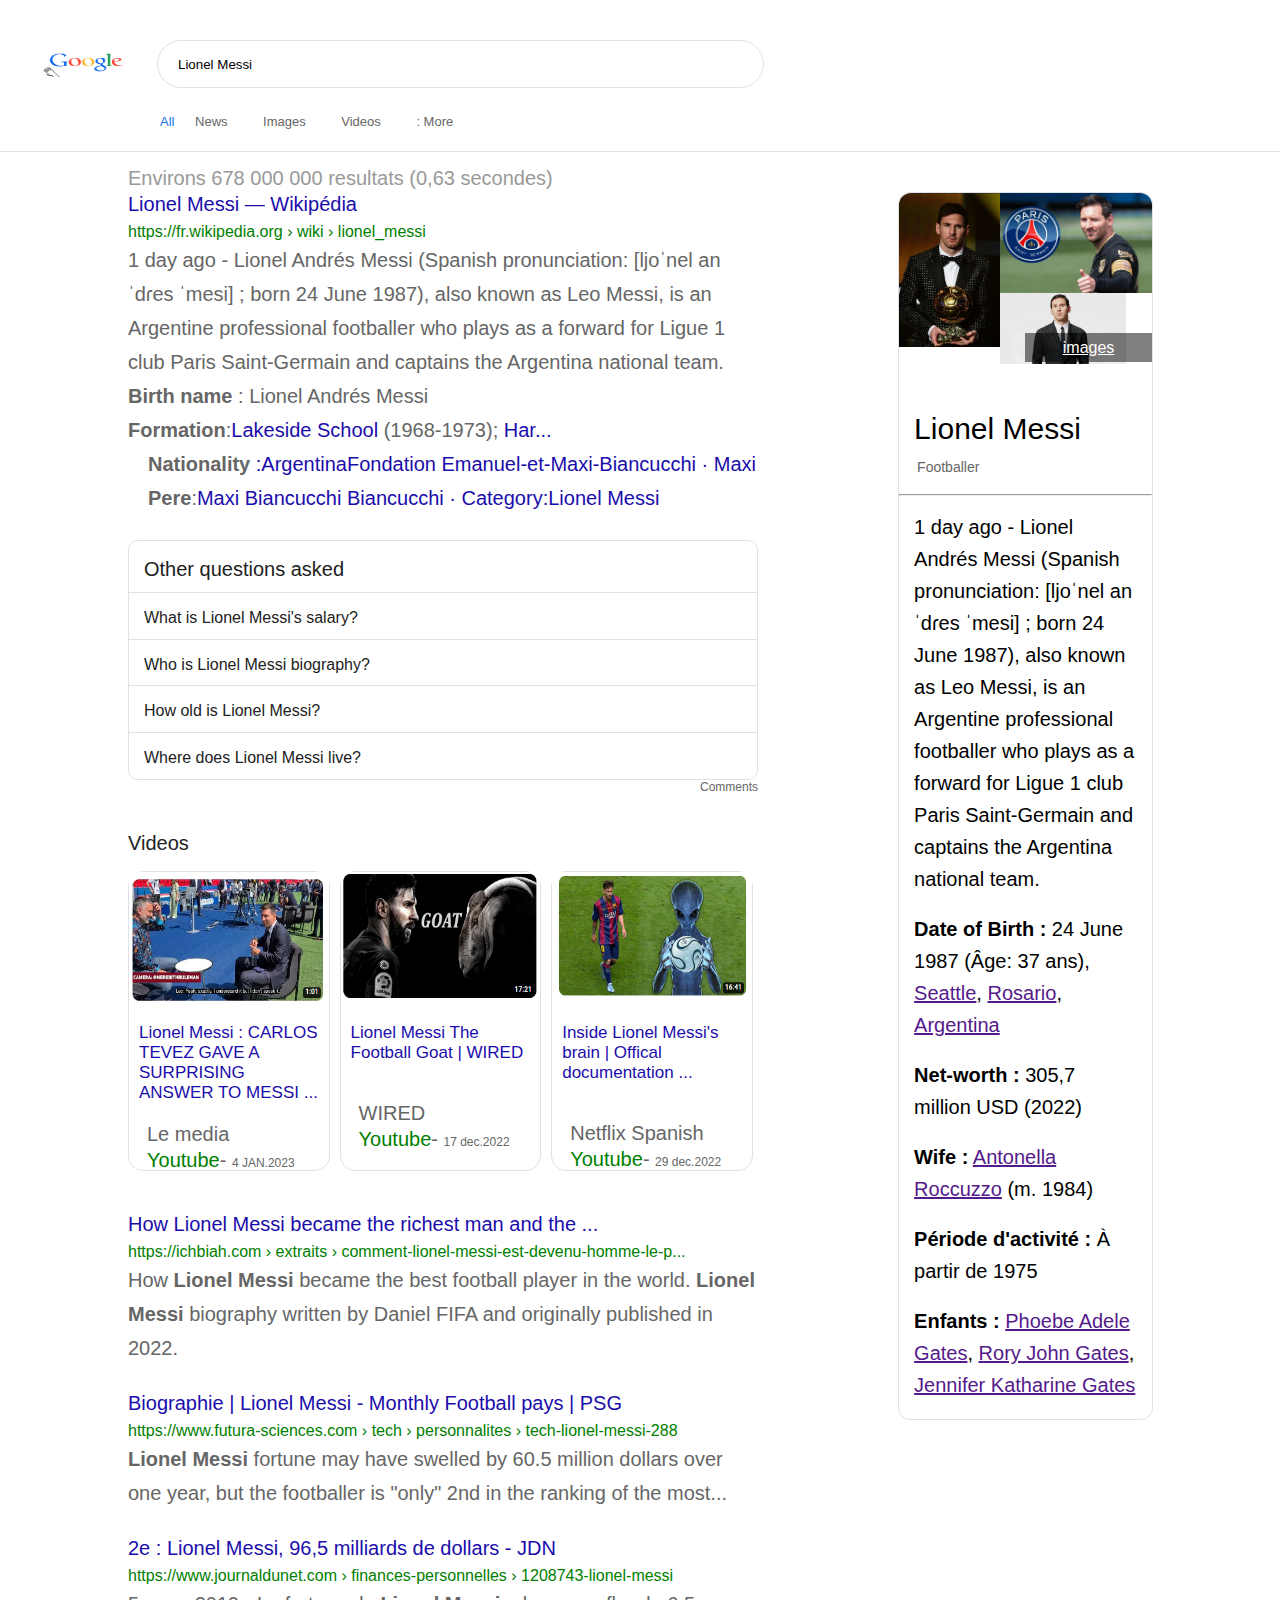
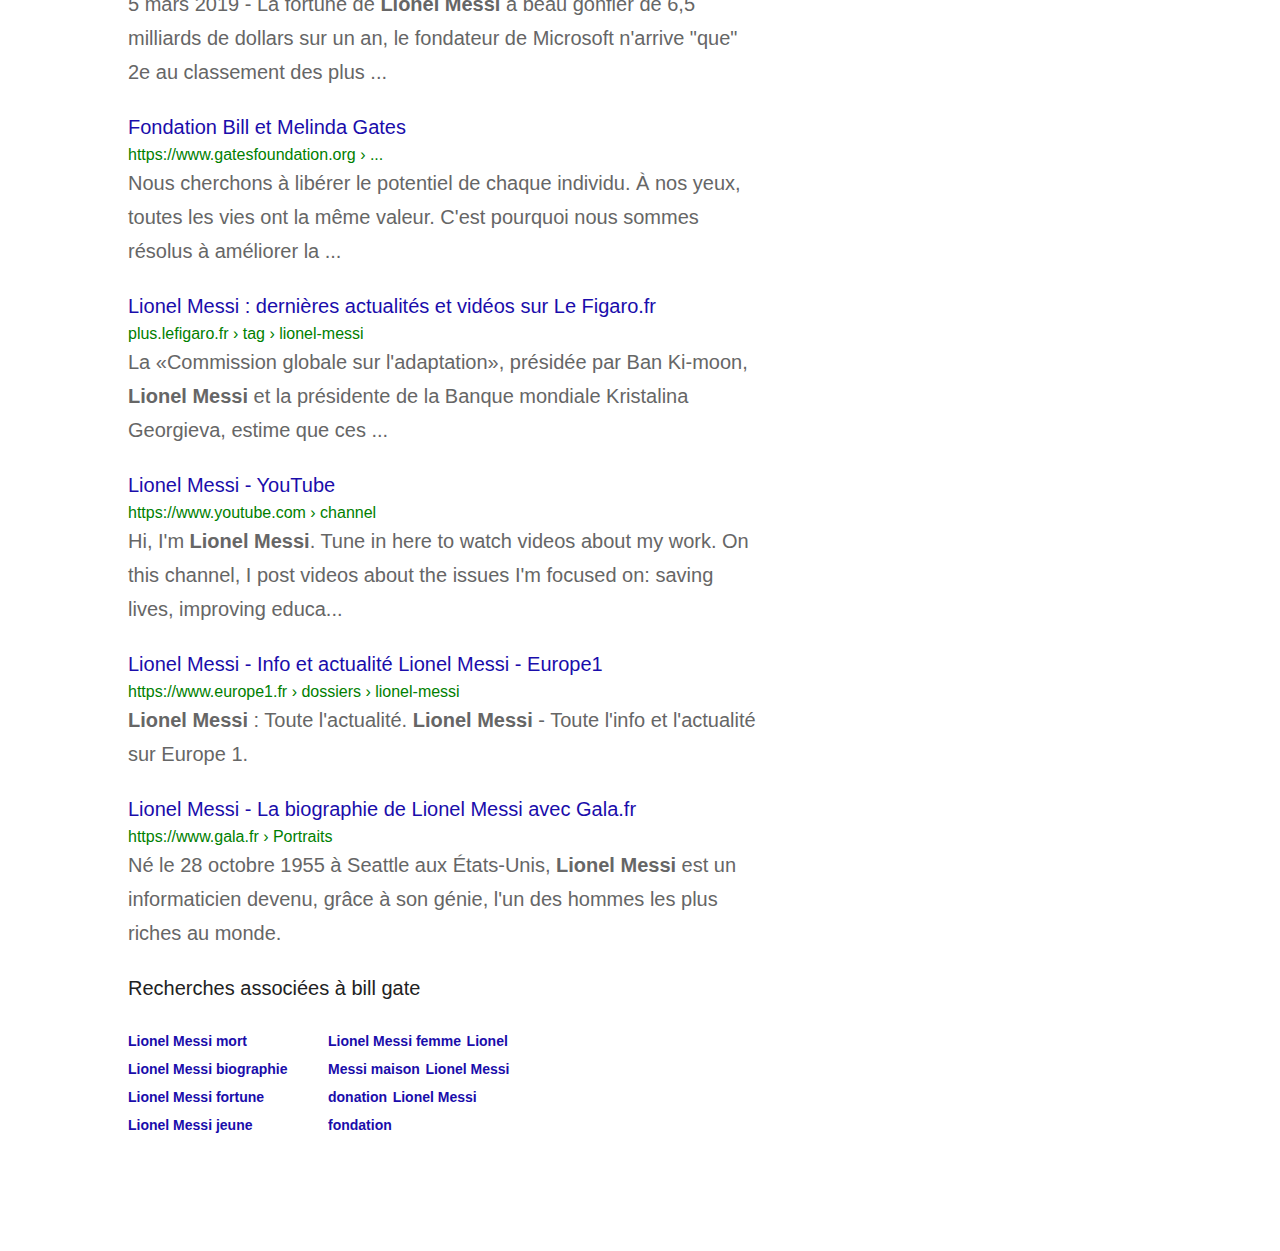
<file: search-messi.html>
<!DOCTYPE html>
<html>
<head>
	<meta charset="utf-8">
	<meta name="viewport" content="width=device-width, initial-scale=1.0">
	<title>Google -search messi</title>
	<link rel="stylesheet" type="text/css" href="./assets/index.css">
</head>
<body>
	<div class="head">
		<div class="head_container_1">
			<a href="#" class="logo_container"><img class="logo" width="92px" height="30px" src="./assets/img/googles-new-logo-5078286822539264.3-hp2x.gif"></a>
			<form class="hover">
				<div class="input-search">
                <input type="text" value="Lionel Messi">
            </div>
		    </form>
		</div>
		<div class="inside-container">
			<a class=" blue" href="#">All</a>
			<a class="head-link" href="#">News</a>
			<a class="head-link" href="#">Images</a>
			<a class="head-link" href="#">Videos</a>
			<a class="head-link hide2" href="#">: More</a>
		</div>
	</div>
	
	<!--hr width="100%" class="horiz-color"-->
	<div class="s-screen">
		<div class="s-content">
			<div>
				<p> Environs 678 000 000 resultats (0,63 secondes)</p>
			</div>
			<div class="text-area">
				<div style="margin-bottom: 25px;">
					<a href="#"><h3>Lionel Messi — Wikipédia</h3></a>
					<a href="#" class="green-link">https://fr.wikipedia.org › wiki › lionel_messi</a>
					<p style="line-height: 1.7">
						1 day ago - Lionel Andrés Messi (Spanish pronunciation: [ljoˈnel anˈdɾes ˈmesi] ; born 24 June 1987), also known as Leo Messi, is an Argentine professional footballer who plays as a forward for Ligue 1 club Paris Saint-Germain and captains the Argentina national team.						<br>
						<span>
							<span style="float: left;">
								<b>Birth name </b>: ‎Lionel Andrés Messi

						        <br>
						        <b>Formation</b>:<a href="#">‎Lakeside School‎‎</a> (1968-1973);<a href="#"> ‎Har...</a>
							</span>
							<span style="float: left; margin-left: 20px;">
								<b>Nationality‎</b><a href="#"> ‎:Argentina
								</a>
								<br>
								<b>Pere</b>:<a href="#">Maxi Biancucchi</a>
								
							</span>
							<br>
							<br>
							<span style="clear: left;">
							<a href="#">‎Fondation Emanuel-et-Maxi-Biancucchi ·‎</a><a href="#"> ‎Maxi Biancucchi ·</a>
						<a href="#"> ‎Category:Lionel Messi</a>
						</span>
						</span>
					</p>
				</div>

				<div class="box" >
					<ul class="table" style="max-width: 100%">
						<li class="border,no-border">Other questions asked</li>
						<li class="border"><a href="">What is Lionel Messi's salary?</a></li>
						<li class="border"><a href="">Who is Lionel Messi biography?</a></li>
						<li class="border"><a href="">How old is Lionel Messi?</a></li>
						<li class="border,no-border-down"><a href="">Where does Lionel Messi live?</a></li>
					</ul>
					<span style="float: right; font-size: 12px; margin-top: 0px;"><a style=" color: #666666;" href="">Comments</a></span>
				</div>
				<p style="font-size: 20px; color: #222; margin-top: 50px;">Videos</p>
				<div class="video-part">
					<div class="vid-sugest">
						<a href=""><img  class="video_imgs" src="./assets/img/interview.png" alt="Lionel Messi"></a>
						<a href=""><h3>Lionel Messi : CARLOS TEVEZ GAVE A SURPRISING ANSWER TO MESSI ...</h3></a>
						<p style="padding-left: 18px; margin-top: 8px;"><span>Le media</span><br>
						   <span style="color: green;">Youtube</span>-
						   <span style="font-size: 12px;">4 JAN.2023</span></p>
					</div>
					<div class="vid-sugest">
						<a href=""><img class="video_imgs" src="./assets/img/goat.png"></a>
						<a href=""><h3>Lionel Messi The Football Goat | WIRED</h3></a>
						<p style="padding-left: 18px; margin-top: 27px;"><span>WIRED</span><br>
						   <span style="color: green;">Youtube</span>-
						   <span style="font-size: 12px;">17 dec.2022</span></p>
					</div>
					<div class="vid-sugest">
						<a href=""><img class="video_imgs" src="./assets/img/2023-01-08.png"></a>
						<a href=""><h3>Inside Lionel Messi's brain | Offical documentation ...</h3></a>
						<p style="padding-left: 18px; margin-top: 27px;"><span>Netflix Spanish</span><br>
						   <span style="color: green;">Youtube</span>-
						   <span style="font-size: 12px;">29 dec.2022</span></p>
						
					</div>
				</div>
				<div style="margin-bottom: 25px;"> 
					<a href="#"><h3>How Lionel Messi became the richest man and the ...</h3></a>
					<a href="#" class="green-link">https://ichbiah.com › extraits › comment-lionel-messi-est-devenu-homme-le-p...</a>
					<p style="line-height: 1.7;">
						How <b>Lionel Messi</b> became the best football player in the world. <b>Lionel Messi</b> biography written by Daniel FIFA and originally published in 2022.
					</p>
			    </div>

			    <div style="margin-bottom: 25px;">
			    	<a href="#"><h3>Biographie | Lionel Messi - Monthly Football pays | PSG</h3></a>
					<a href="#" class="green-link">https://www.futura-sciences.com › tech › personnalites › tech-lionel-messi-288</a>
					<p style="line-height: 1.7;">
						<b>Lionel Messi</b> fortune may have swelled by 60.5 million dollars over one year, but the footballer is "only" 2nd in the ranking of the most...
					</p>
			    </div>

			    <div style="margin-bottom: 25px;">
			    	<a href="#"><h3>2e : Lionel Messi, 96,5 milliards de dollars - JDN</h3></a>
					<a href="#" class="green-link">https://www.journaldunet.com › finances-personnelles › 1208743-lionel-messi</a>
					<p style="line-height: 1.7;">
						5 mars 2019 - La fortune de <b>Lionel Messi</b> a beau gonfler de 6,5 milliards de dollars sur un an, le fondateur de Microsoft n'arrive "que" 2e au classement des plus ...	
					</p>
			    </div>

			    <div style="margin-bottom: 25px;">
			    	<a href="#"><h3>Fondation Bill et Melinda Gates</h3></a>
					<a href="#" class="green-link">https://www.gatesfoundation.org › ...</a>
					<p style="line-height: 1.7;">
						Nous cherchons à libérer le potentiel de chaque individu. À nos yeux, toutes les vies ont la même valeur. C'est pourquoi nous sommes résolus à améliorer la ...	
					</p>
			    </div>
				
				 <div style="margin-bottom: 25px;">
			    	<a href="#"><h3>Lionel Messi : dernières actualités et vidéos sur Le Figaro.fr</h3></a>
					<a href="#" class="green-link">plus.lefigaro.fr › tag › lionel-messi</a>
					<p style="line-height: 1.7;">
						La «Commission globale sur l'adaptation», présidée par Ban Ki-moon, <b>Lionel Messi</b> et la présidente de la Banque mondiale Kristalina Georgieva, estime que ces ...
					</p>
			    </div>

			    <div style="margin-bottom: 25px;">
			    	<a href="#"><h3>Lionel Messi - YouTube</h3></a>
					<a href="#" class="green-link">https://www.youtube.com › channel</a>
					<p style="line-height: 1.7;">
						Hi, I'm <b>Lionel Messi</b>. Tune in here to watch videos about my work. On this channel, I post videos about the issues I'm focused on: saving lives, improving educa...
					</p>
			    </div>

			    <div style="margin-bottom: 25px;">
			    	<a href="#"><h3>Lionel Messi - Info et actualité Lionel Messi - Europe1</h3></a>
					<a href="#" class="green-link">https://www.europe1.fr › dossiers › lionel-messi</a>
					<p style="line-height: 1.7;">
						<b>Lionel Messi</b> : Toute l'actualité. <b>Lionel Messi</b> - Toute l'info et l'actualité sur Europe 1.
					</p>
			    </div>

			     <div style="margin-bottom: 25px;">
			    	<a href="#"><h3>Lionel Messi - La biographie de Lionel Messi avec Gala.fr</h3></a>
					<a href="#" class="green-link">https://www.gala.fr › Portraits</a>
					<p style="line-height: 1.7;">
						Né le 28 octobre 1955 à Seattle aux États-Unis, <b>Lionel Messi</b> est un informaticien devenu, grâce à son génie, l'un des hommes les plus riches au monde.
					</p>
			    </div>

			    <p style="font-size: 20px; color: #222; margin-bottom: 25px;">Recherches associées à bill gate</p>
			    <div class="other-links">
			        <div style="width: 200px; float: left;">
			        	<a href="">Lionel Messi mort</a><br>
			        	<a href="">Lionel Messi biographie</a><br>
			        	<a href="">Lionel Messi fortune</a><br>
			        	<a href="">Lionel Messi jeune</a><br>
			        </div>
			        <div style="width: 200px; float: left;">
			        	<a href="">Lionel Messi femme</a>
			        	<a href="">Lionel Messi maison</a>
			        	<a href="">Lionel Messi donation</a>
			        	<a href="">Lionel Messi fondation</a>
			        </div>
			    </div>
			</div>
		</div>






		<div class="s-content2">
			<div class="s-content2_container">
				<div class="img-section">
				<a href=""><img style="border-top-left-radius: 12px; float: left;" height="100%" width="40%" src="./assets/img/suit.png"></a>
				

				<a href=""><img style="border-top-right-radius: 12px; float: left;"src="./assets/img/psg.png" height="50%" width="60%"></a>

				<a href=""><img width="50%" height="50%" src="./assets/img/white.png"></a>
				<div style="background: rgba(0,0,0,0.5); width: 50%; text-align: center; position: relative; right: -50%; top: -37px; height: 29px;">
					<a href="" style=" color: white; font-size: 16px; ">images</a>
				</div>
			</div>

			<div>
			    <h1 style="font-size: 30px; font-weight: normal; margin: 10px 15px;">Lionel Messi</h1>  
			    <p style="margin: 0px 0px 18px 18px;  color: #666666; font-size: 14px;">Footballer</p>  

			    <hr class="horiz-color">
			</div>

			<div>
				<p style="margin: 15px 15px 18px 15px; line-height: 1.6">
					1 day ago - Lionel Andrés Messi (Spanish pronunciation: [ljoˈnel anˈdɾes ˈmesi] ; born 24 June 1987), also known as Leo Messi, is an Argentine professional footballer who plays as a forward for Ligue 1 club Paris Saint-Germain and captains the Argentina national team.				</p>


				<p style="margin: 15px 15px 18px 15px; line-height: 1.6">
					<b>Date of Birth :</b> 24 June 1987 (Âge: 37 ans), <a href="">Seattle</a>, <a href="">Rosario</a>, <a href="">Argentina</a>
				</p>

				<p style="margin: 15px 15px 18px 15px; line-height: 1.6">
					<b>Net-worth :</b> 305,7 million USD (2022)
				</p>

				<p style="margin: 15px 15px 18px 15px; line-height: 1.6">
					<b>Wife :</b> <a href="">Antonella Roccuzzo</a> (m. 1984)
				</p>

				<p style="margin: 15px 15px 18px 15px; line-height: 1.6">
					<b>Période d'activité :</b> À partir de 1975
				</p>

				<p style="margin: 15px 15px 18px 15px; line-height: 1.6">
					<b>Enfants :</b> <a href="">Phoebe Adele Gates</a>, <a href="">Rory John Gates</a>, <a href="">Jennifer Katharine Gates</a>
				</p>
			</div>
			</div>
		</div>

		 <!--hr class="horiz-color" width="100%" style="margin: 0px 0px 0px 0px;">
		<div class="footer">
			
		</div-->
		
	</div>
</body>
</html>
</file>
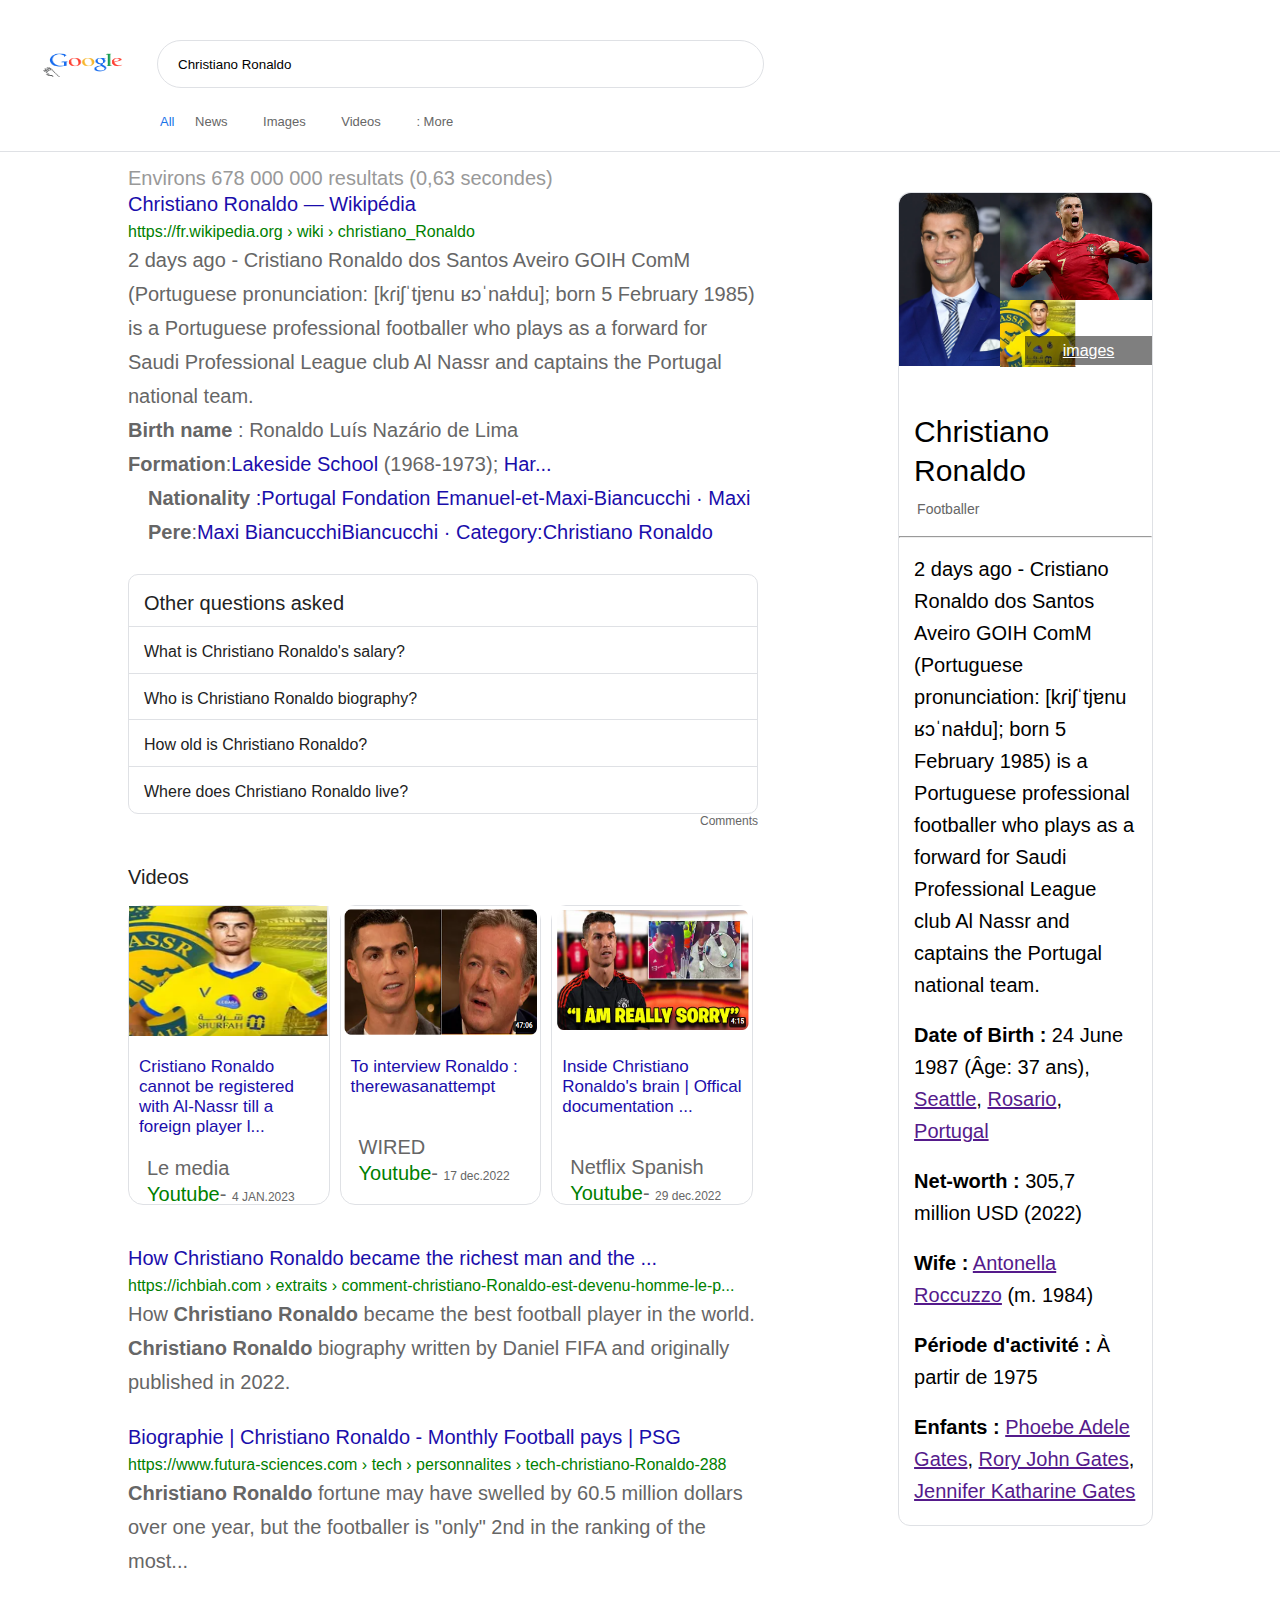
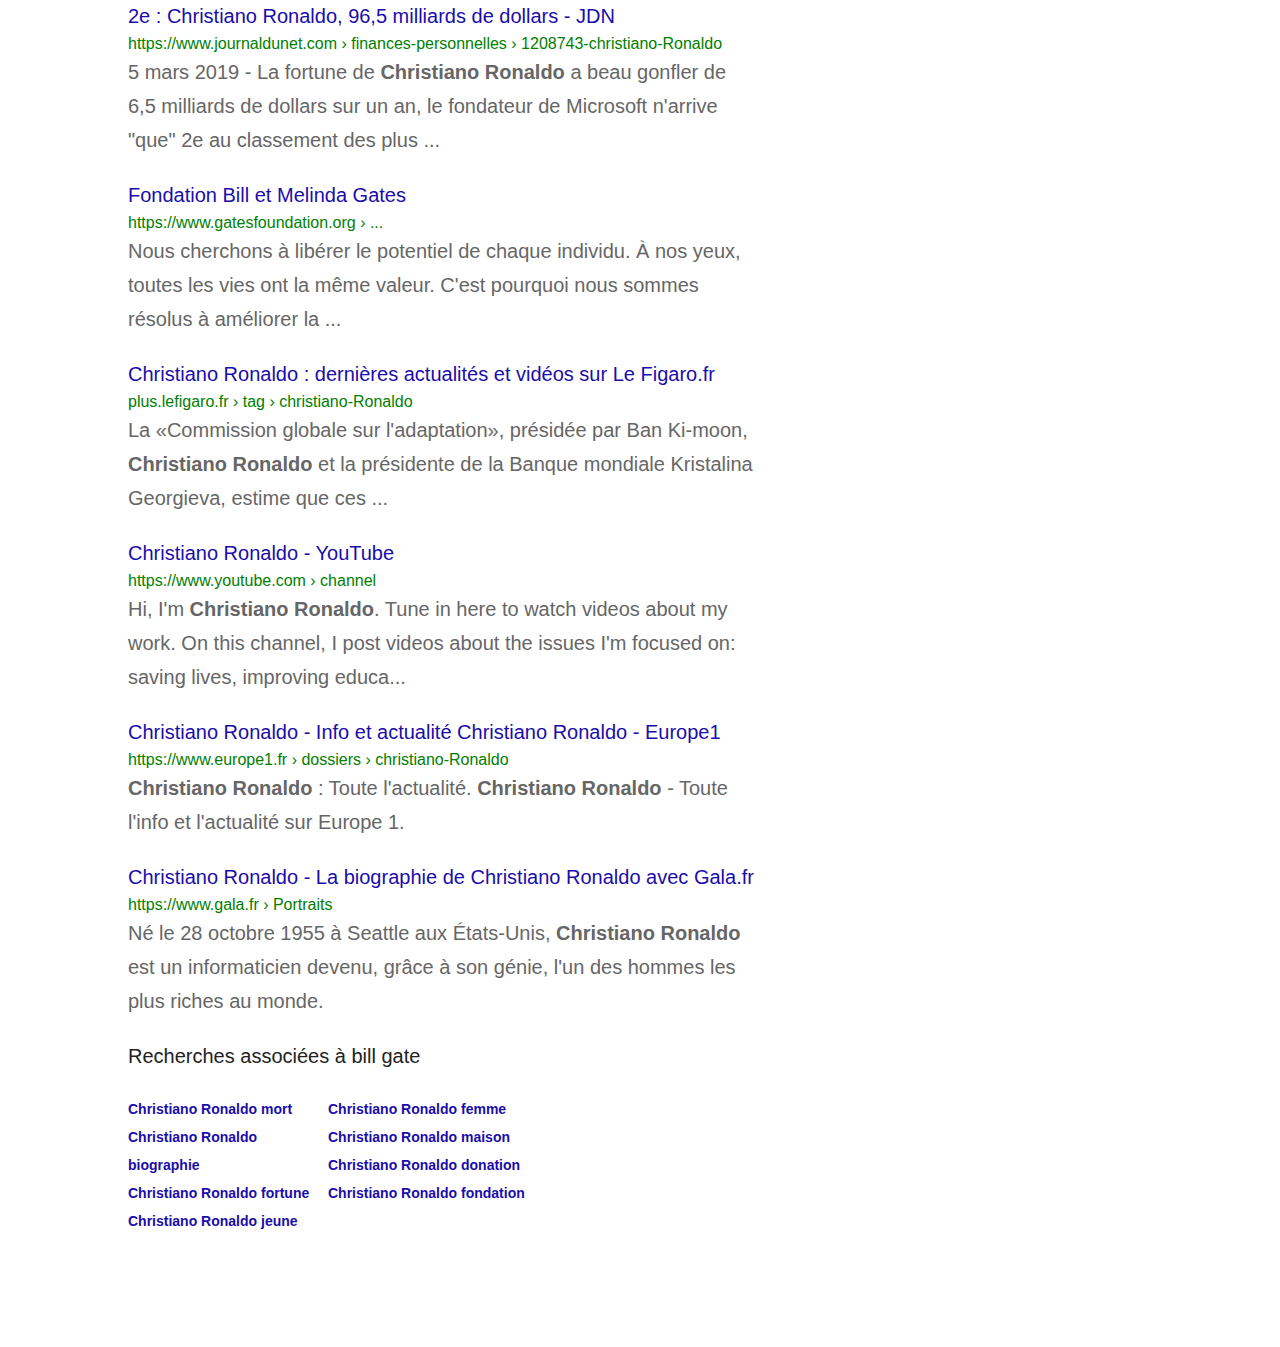
<file: search-ronaldo.html>
<!DOCTYPE html>
<html>
<head>
	<meta charset="utf-8">
	<meta name="viewport" content="width=device-width, initial-scale=1.0">
	<title>Google -search ronaldo</title>
	<link rel="stylesheet" type="text/css" href="./assets/index.css">
</head>
<body>
	<div class="head">
		<div class="head_container_1">
			<a href="#" class="logo_container"><img class="logo" width="92px" height="30px" src="./assets/img/googles-new-logo-5078286822539264.3-hp2x.gif"></a>
			<form class="hover">
				<div class="input-search">
                <input type="text" value="Christiano Ronaldo">
            </div>
		    </form>
		</div>
		<div class="inside-container">
			<a class=" blue" href="#">All</a>
			<a class="head-link" href="#">News</a>
			<a class="head-link" href="#">Images</a>
			<a class="head-link" href="#">Videos</a>
			<a class="head-link hide2" href="#">: More</a>
		</div>
	</div>
	
	<!--hr width="100%" class="horiz-color"-->
	<div class="s-screen">
		<div class="s-content">
			<div>
				<p> Environs 678 000 000 resultats (0,63 secondes)</p>
			</div>
			<div class="text-area">
				<div style="margin-bottom: 25px;">
					<a href="#"><h3>Christiano Ronaldo — Wikipédia</h3></a>
					<a href="#" class="green-link">https://fr.wikipedia.org › wiki › christiano_Ronaldo</a>
					<p style="line-height: 1.7">
						2 days ago - Cristiano Ronaldo dos Santos Aveiro GOIH ComM (Portuguese pronunciation: [kɾiʃˈtjɐnu ʁɔˈnaɫdu]; born 5 February 1985) is a Portuguese professional footballer who plays as a forward for Saudi Professional League club Al Nassr and captains the Portugal national team.						<br>
						<span>
							<span style="float: left;">
								<b>Birth name </b>: ‎Ronaldo Luís Nazário de Lima


						        <br>
						        <b>Formation</b>:<a href="#">‎Lakeside School‎‎</a> (1968-1973);<a href="#"> ‎Har...</a>
							</span>
							<span style="float: left; margin-left: 20px;">
								<b>Nationality‎</b><a href="#"> ‎:Portugal
								</a>
								<br>
								<b>Pere</b>:<a href="#">Maxi Biancucchi</a>
								
							</span>
							<br>
							<br>
							<span style="clear: left;">
							<a href="#">‎Fondation Emanuel-et-Maxi-Biancucchi ·‎</a><a href="#"> ‎Maxi Biancucchi ·</a>
						<a href="#"> ‎Category:Christiano Ronaldo</a>
						</span>
						</span>
					</p>
				</div>

				<div class="box" >
					<ul class="table" style="max-width: 100%">
						<li class="border,no-border">Other questions asked</li>
						<li class="border"><a href="">What is Christiano Ronaldo's salary?</a></li>
						<li class="border"><a href="">Who is Christiano Ronaldo biography?</a></li>
						<li class="border"><a href="">How old is Christiano Ronaldo?</a></li>
						<li class="border,no-border-down"><a href="">Where does Christiano Ronaldo live?</a></li>
					</ul>
					<span style="float: right; font-size: 12px; margin-top: 0px;"><a style=" color: #666666;" href="">Comments</a></span>
				</div>
				<p style="font-size: 20px; color: #222; margin-top: 50px;">Videos</p>
				<div class="video-part">
					<div class="vid-sugest">
						<a href=""><img  class="video_imgs" src="./assets/img/al.png" alt="Christiano Ronaldo"></a>
						<a href=""><h3>Cristiano Ronaldo cannot be registered with Al-Nassr till a foreign player l...</h3></a>
						<p style="padding-left: 18px; margin-top: 8px;"><span>Le media</span><br>
						   <span style="color: green;">Youtube</span>-
						   <span style="font-size: 12px;">4 JAN.2023</span></p>
					</div>
					<div class="vid-sugest">
						<a href=""><img class="video_imgs" src="./assets/img/piers.png"></a>
						<a href=""><h3>To interview Ronaldo : therewasanattempt</h3></a>
						<p style="padding-left: 18px; margin-top: 27px;"><span>WIRED</span><br>
						   <span style="color: green;">Youtube</span>-
						   <span style="font-size: 12px;">17 dec.2022</span></p>
					</div>
					<div class="vid-sugest">
						<a href=""><img class="video_imgs" src="./assets/img/iam.png"></a>
						<a href=""><h3>Inside Christiano Ronaldo's brain | Offical documentation ...</h3></a>
						<p style="padding-left: 18px; margin-top: 27px;"><span>Netflix Spanish</span><br>
						   <span style="color: green;">Youtube</span>-
						   <span style="font-size: 12px;">29 dec.2022</span></p>
						
					</div>
				</div>
				<div style="margin-bottom: 25px;"> 
					<a href="#"><h3>How Christiano Ronaldo became the richest man and the ...</h3></a>
					<a href="#" class="green-link">https://ichbiah.com › extraits › comment-christiano-Ronaldo-est-devenu-homme-le-p...</a>
					<p style="line-height: 1.7;">
						How <b>Christiano Ronaldo</b> became the best football player in the world. <b>Christiano Ronaldo</b> biography written by Daniel FIFA and originally published in 2022.
					</p>
			    </div>

			    <div style="margin-bottom: 25px;">
			    	<a href="#"><h3>Biographie | Christiano Ronaldo - Monthly Football pays | PSG</h3></a>
					<a href="#" class="green-link">https://www.futura-sciences.com › tech › personnalites › tech-christiano-Ronaldo-288</a>
					<p style="line-height: 1.7;">
						<b>Christiano Ronaldo</b> fortune may have swelled by 60.5 million dollars over one year, but the footballer is "only" 2nd in the ranking of the most...
					</p>
			    </div>

			    <div style="margin-bottom: 25px;">
			    	<a href="#"><h3>2e : Christiano Ronaldo, 96,5 milliards de dollars - JDN</h3></a>
					<a href="#" class="green-link">https://www.journaldunet.com › finances-personnelles › 1208743-christiano-Ronaldo</a>
					<p style="line-height: 1.7;">
						5 mars 2019 - La fortune de <b>Christiano Ronaldo</b> a beau gonfler de 6,5 milliards de dollars sur un an, le fondateur de Microsoft n'arrive "que" 2e au classement des plus ...	
					</p>
			    </div>

			    <div style="margin-bottom: 25px;">
			    	<a href="#"><h3>Fondation Bill et Melinda Gates</h3></a>
					<a href="#" class="green-link">https://www.gatesfoundation.org › ...</a>
					<p style="line-height: 1.7;">
						Nous cherchons à libérer le potentiel de chaque individu. À nos yeux, toutes les vies ont la même valeur. C'est pourquoi nous sommes résolus à améliorer la ...	
					</p>
			    </div>
				
				 <div style="margin-bottom: 25px;">
			    	<a href="#"><h3>Christiano Ronaldo : dernières actualités et vidéos sur Le Figaro.fr</h3></a>
					<a href="#" class="green-link">plus.lefigaro.fr › tag › christiano-Ronaldo</a>
					<p style="line-height: 1.7;">
						La «Commission globale sur l'adaptation», présidée par Ban Ki-moon, <b>Christiano Ronaldo</b> et la présidente de la Banque mondiale Kristalina Georgieva, estime que ces ...
					</p>
			    </div>

			    <div style="margin-bottom: 25px;">
			    	<a href="#"><h3>Christiano Ronaldo - YouTube</h3></a>
					<a href="#" class="green-link">https://www.youtube.com › channel</a>
					<p style="line-height: 1.7;">
						Hi, I'm <b>Christiano Ronaldo</b>. Tune in here to watch videos about my work. On this channel, I post videos about the issues I'm focused on: saving lives, improving educa...
					</p>
			    </div>

			    <div style="margin-bottom: 25px;">
			    	<a href="#"><h3>Christiano Ronaldo - Info et actualité Christiano Ronaldo - Europe1</h3></a>
					<a href="#" class="green-link">https://www.europe1.fr › dossiers › christiano-Ronaldo</a>
					<p style="line-height: 1.7;">
						<b>Christiano Ronaldo</b> : Toute l'actualité. <b>Christiano Ronaldo</b> - Toute l'info et l'actualité sur Europe 1.
					</p>
			    </div>

			     <div style="margin-bottom: 25px;">
			    	<a href="#"><h3>Christiano Ronaldo - La biographie de Christiano Ronaldo avec Gala.fr</h3></a>
					<a href="#" class="green-link">https://www.gala.fr › Portraits</a>
					<p style="line-height: 1.7;">
						Né le 28 octobre 1955 à Seattle aux États-Unis, <b>Christiano Ronaldo</b> est un informaticien devenu, grâce à son génie, l'un des hommes les plus riches au monde.
					</p>
			    </div>

			    <p style="font-size: 20px; color: #222; margin-bottom: 25px;">Recherches associées à bill gate</p>
			    <div class="other-links">
			        <div style="width: 200px; float: left;">
			        	<a href="">Christiano Ronaldo mort</a><br>
			        	<a href="">Christiano Ronaldo biographie</a><br>
			        	<a href="">Christiano Ronaldo fortune</a><br>
			        	<a href="">Christiano Ronaldo jeune</a><br>
			        </div>
			        <div style="width: 200px; float: left;">
			        	<a href="">Christiano Ronaldo femme</a>
			        	<a href="">Christiano Ronaldo maison</a>
			        	<a href="">Christiano Ronaldo donation</a>
			        	<a href="">Christiano Ronaldo fondation</a>
			        </div>
			    </div>
			</div>
		</div>






		<div class="s-content2">
			<div class="s-content2_container">
				<div class="img-section">
				<a href=""><img style="border-top-left-radius: 12px; float: left;" height="100%" width="40%" src="./assets/img/roro.png"></a>
				

				<a href=""><img style="border-top-right-radius: 12px; float: left;"src="./assets/img/portu.png" height="50%" width="60%"></a>

				<a href=""><img width="30%" height="100%" src="./assets/img/al.png"></a>
				<div style="background: rgba(0,0,0,0.5); width: 50%; text-align: center; position: relative; right: -50%; top: -37px; height: 29px;">
					<a href="" style=" color: white; font-size: 16px; ">images</a>
				</div>
			</div>

			<div>
			    <h1 style="font-size: 30px; font-weight: normal; margin: 10px 15px;">Christiano Ronaldo</h1>  
			    <p style="margin: 0px 0px 18px 18px;  color: #666666; font-size: 14px;">Footballer</p>  

			    <hr class="horiz-color">
			</div>

			<div>
				<p style="margin: 15px 15px 18px 15px; line-height: 1.6">
					2 days ago - Cristiano Ronaldo dos Santos Aveiro GOIH ComM (Portuguese pronunciation: [kɾiʃˈtjɐnu ʁɔˈnaɫdu]; born 5 February 1985) is a Portuguese professional footballer who plays as a forward for Saudi Professional League club Al Nassr and captains the Portugal national team.				</p>


				<p style="margin: 15px 15px 18px 15px; line-height: 1.6">
					<b>Date of Birth :</b> 24 June 1987 (Âge: 37 ans), <a href="">Seattle</a>, <a href="">Rosario</a>, <a href="">Portugal</a>
				</p>

				<p style="margin: 15px 15px 18px 15px; line-height: 1.6">
					<b>Net-worth :</b> 305,7 million USD (2022)
				</p>

				<p style="margin: 15px 15px 18px 15px; line-height: 1.6">
					<b>Wife :</b> <a href="">Antonella Roccuzzo</a> (m. 1984)
				</p>

				<p style="margin: 15px 15px 18px 15px; line-height: 1.6">
					<b>Période d'activité :</b> À partir de 1975
				</p>

				<p style="margin: 15px 15px 18px 15px; line-height: 1.6">
					<b>Enfants :</b> <a href="">Phoebe Adele Gates</a>, <a href="">Rory John Gates</a>, <a href="">Jennifer Katharine Gates</a>
				</p>
			</div>
			</div>
		</div>

		 <!--hr class="horiz-color" width="100%" style="margin: 0px 0px 0px 0px;">
		<div class="footer">
			
		</div-->
		
	</div>
</body>
</html>
</file>
<file: assets/index.css>
*{
	margin: 0;
	padding: 0;
	box-sizing: border-box;
}
body{
	margin: 0px;
	border: 0px;
	width: 100vw;
	font-family: arial,sans-serif;
	font-size: 20px;

}

.input-search {
    outline-style: none;
}

.head{
	padding: 10px;
	display: flex;
	flex-direction: column;
	width: 100%;
	min-height: 95px;
	border-bottom: 0.5px solid #dfe1e5;
}
.head_container_1{
	padding: 10px;
}
.logo{
	float: left;
	margin: 27px 0px 0px 20px;
}
form{
	width: 79vw;
}
input[type="text"]{
	border-radius: 25px 25px 25px 25px;
	border: solid #dfe1e5 1px;
	height: 48px;
	width: 60%;
	margin: 20px 0px 0px 25px;
	outline: none;
	padding: 02px 20px;
	float: left;
}
.hover:hover input{
	 box-shadow: 0 1px 3px rgba(0,0,0,0.12), 0 1px 2px rgba(0,0,0,0.24);
}
input[type="submit"]{
	margin: 20px 0px 0px 0px;
	height: 48px;
	width: 40px;
	background-color: white;
	border: solid 1px #dfe1e5;
	float: left;
	border-left: none;
	border-radius: 0px 25px 25px 0px;
	outline: none;
	cursor: pointer;
}
input[type="submit"]:hover{
	background-color: #4285f4;
	color: white;
}
/*.horiz-color{
	border-top: 0.5px solid #dfe1e5;
	margin-top: 0px;
	
}
*/
.button{
	background-color: #1a73e8;
	width: 118px;
	float: right;
	margin: 28px 45px 0px 0px;
	color: white;
	border-radius: 3.5px;
	font-size: 14px;
	border:none;
	padding: 9px;
}
.button:hover{
	background-color: #4285f4;
}
.container{
	margin: 0px;
	width: 100%;
	height: 30px;
	padding-top: 0px;
}
.inside-container{
	margin: 10px;
	padding-top: 10px;
	margin-left: 150px;
	padding-top: 0px;
}
.inside-container .head-link{
	text-decoration: none;
	color: #666666;
	font-size: 13px;
}
.head-link{
	margin: 0px 15px;
}
.inside-container .blue{
	color: #1a73e8;
	text-decoration: none;
	font-size: 13px;
}
.inside-container a:hover{
	color: #1a73e8;
}
.s-screen{
	display: flex;
	line-height: 1.3;
	width: 100%;
	margin: 0px;
	border: 0px;
	padding: 0px;
}
.s-content{
	flex-basis: 60%;
	margin-left: 0;
	padding:1% 1% 1% 10%;
	color: #999999;
	margin-bottom: 100px;
}
.text-area{
	max-width: 100%;
	color: #666666;
}
.text-area a h3{
	color: #1a0dab;
	font-size: 20px;
	font-weight: normal;
	margin: 0px;
}
.green-link{
	color: green;
	text-decoration: none;
	margin: 0px;
	font-size: 16px;
}
.text-area a{
	text-decoration: none;
	margin: 0px;
}
.text-area p{
	margin: 0px;
}
.text-area p a{
	color: #1a0dab;

}
.table{
	width: 630px;
	border: 1px solid #dfe1e5;
	padding: 0px;
	border-radius: 10px;
	margin-top: 25px;
	
}
.border a{
	text-align: left;
	margin: 0px;
	text-decoration: none;
	color: #222;
}
li{
	list-style-type: none;
	padding: 15px 10px 10px 15px;
}
li:not(.no-border){
	font-size: 16px;
}
li:first-child{
	font-size: 20px;
	color: #222;
}
li:not(:last-child){
	border-bottom: 1px solid #dfe1e5;
}
li:last-child a{
	color: #222; 
}
.box{
	margin-bottom: 0px;
}
.text-area a:hover{
	text-decoration: underline;
}
.table a:hover,.text-area .green-link:hover{
	text-decoration: none;
}
.video-part{
	margin: 15px 0px 40px 0px;
	width: 100%;
	height: 300px;
}
.video_imgs{
	width: 100%;
}
.vid-sugest{
	width: 32%;
	height: 300px;
	border: 1px solid #dfe1e5;
	border-radius: 15px;
	float: left;
}
.vid-sugest:not(:last-child){
	margin-right: 10px;
}
.vid-sugest	img{
	width: 100%;
	height: 130px;
	margin: 0px 0px 5px 0px;
}
.vid-sugest a h3{
	line-height: 20px;
	color: #1a0dab;
	font-size: 17px;
	font-weight: normal;
}
.vid-sugest h3{
	padding: 10px;
}
.other-links a{
	color: #1a0dab;
	font-size: 14px;
	font-weight: bold;
	line-height: 25px;
}
.s-content2{
	width: 40%;
	height: 810px;
	margin-top: 40px;
}
.s-content2_container{
	border: 1px solid #dfe1e5;
	width: 50%;
	min-height: 810px;
	border-radius: 12px;
	margin-top: 40px;
	padding: 0px;
	margin: 0 auto;
}
.img-section{
	width: 100%;
	height: 23%;
	border: 0px;
	padding: 0px;
}
.footer{
	width: 1278.4px;
	height: 100px;
	background-color: #f2f2f2;
	clear: left;
}


@media screen and (max-width: 1000px) {
	/*.s-content2{
		display: none;
	}*/
	.s-content2_container{
		width: 75%
	}
}

@media screen and (max-width: 912px){
	.s-content2{
		display: none;
	}
	.s-content{
		width: 100%;
		margin: 1% auto;
		padding: 20px;
	}
	.button{
		display: none;
	}
	.inside-container{
		margin: 20px auto;
	}
}

@media screen and (max-width: 715px){
	.hide, .button{
		display: none;
	}
	.s-content{
		padding: 15px;
	}
	form{
		width: 90%;
	}
	input[type="text"]{
		width: 80%;
		margin-left: 0;
	}
	.head_container_1{
		display: flex;
		flex-direction: column;
	}
	.logo_container{
		display: flex;
	}
	.logo{
		margin: auto;
	}
	.hover{
		width: 100%;
	}
}

@media screen and (max-width: 500px){
	.head{
		display:flex
	}
	.hide2{
		display: none;
	}
	.video-part{
		display: none;
	}
	.s-content{
		padding: 15px;
	}

}
</file>
